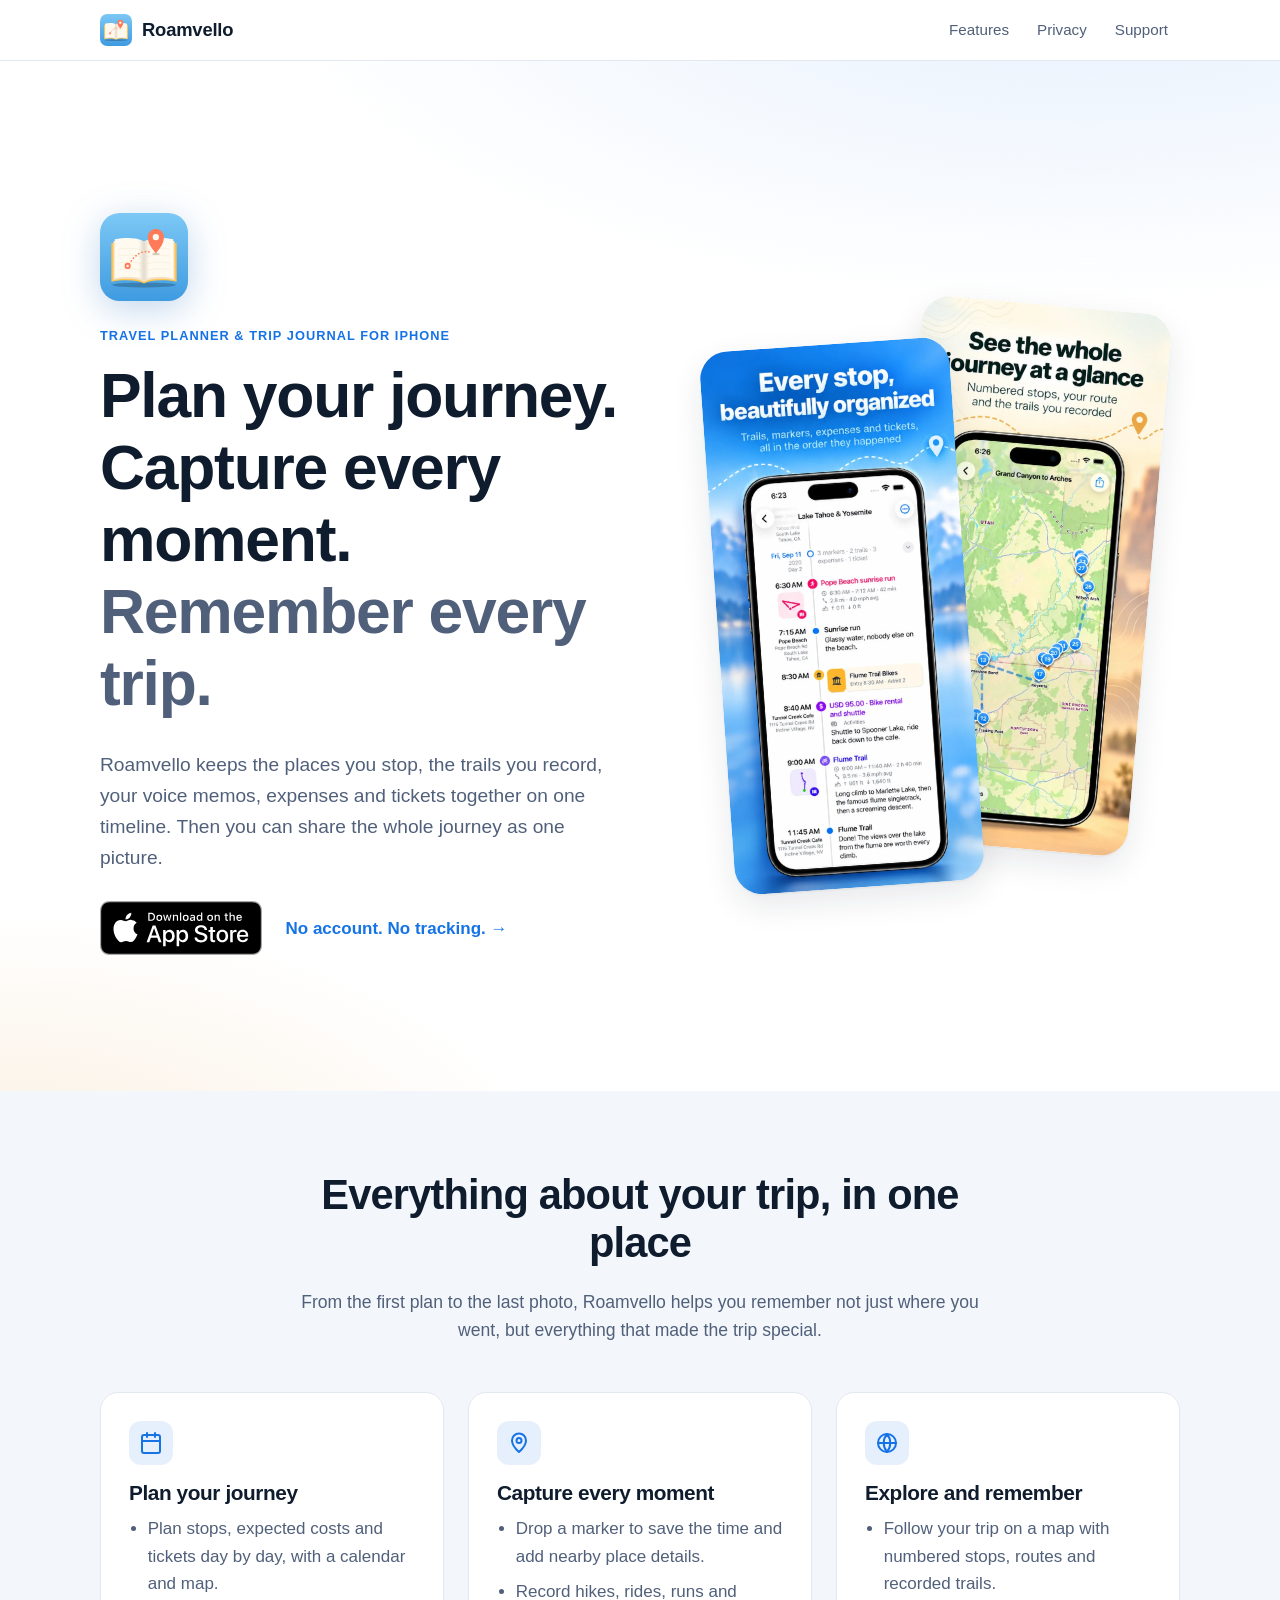
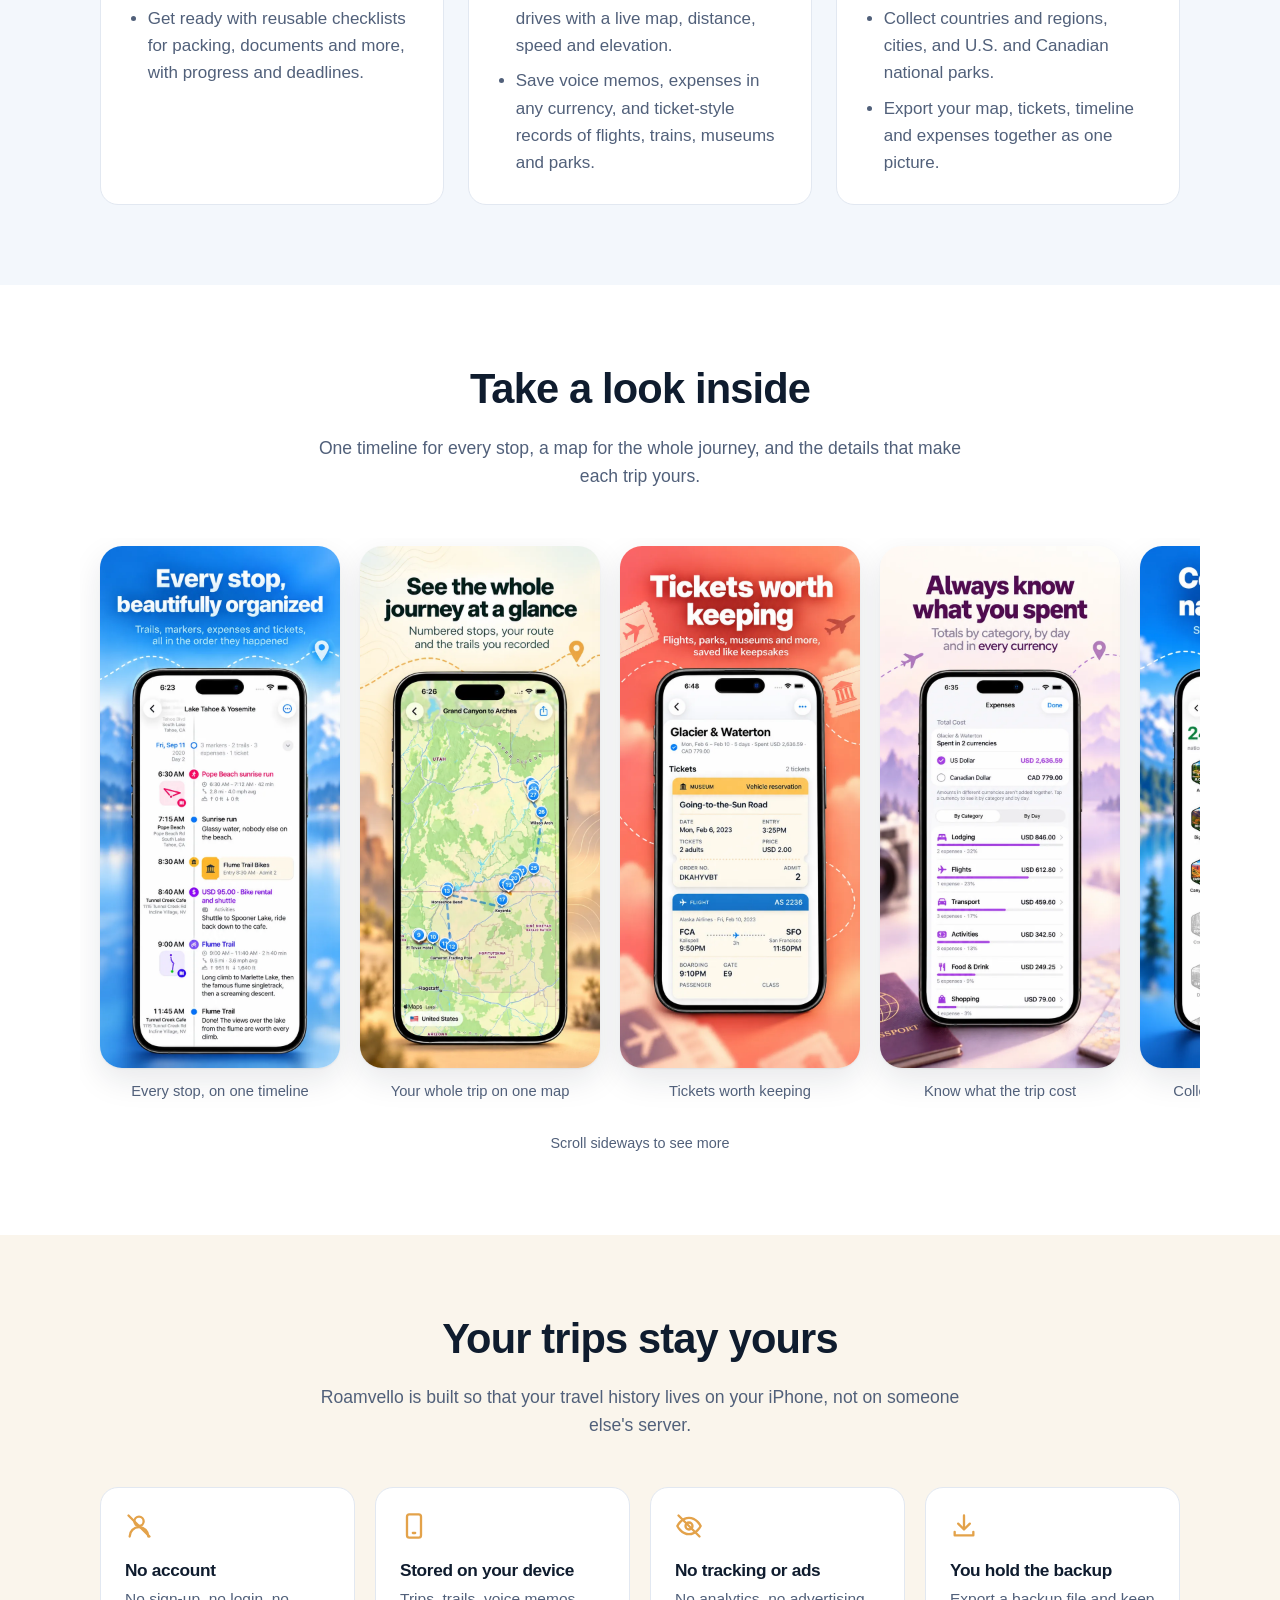
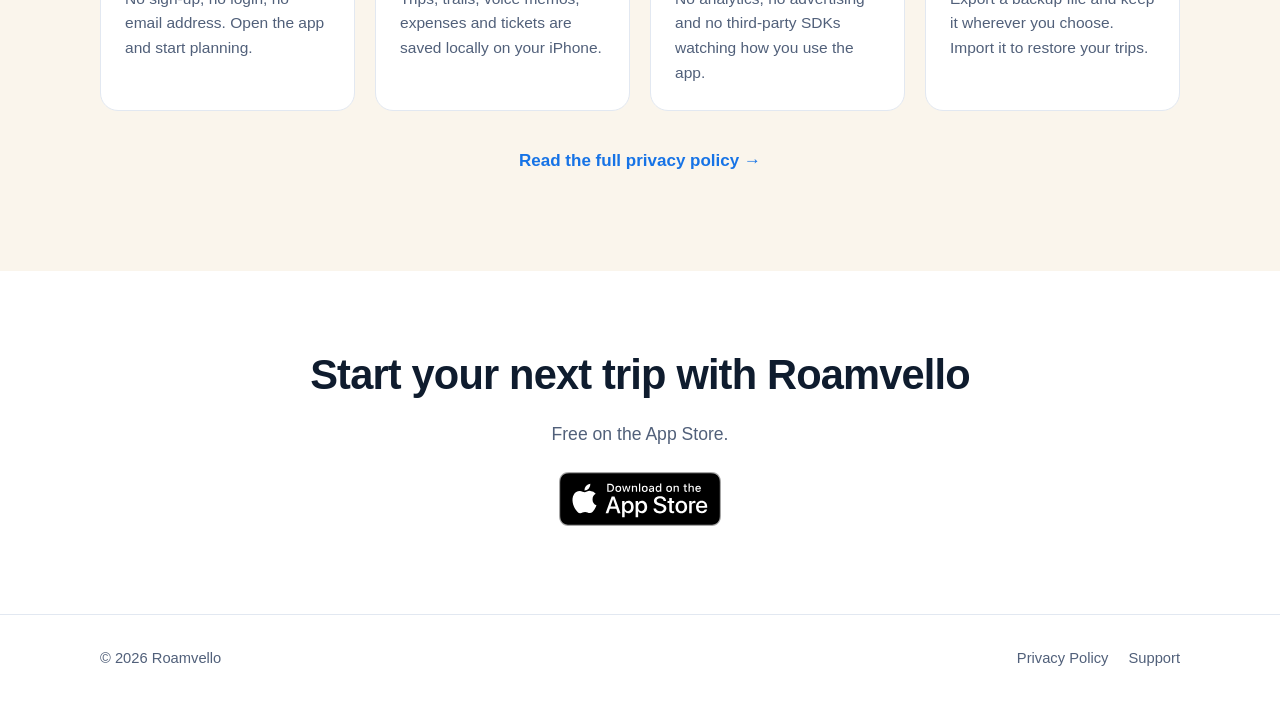
<file: index.html>
<!doctype html>
<html lang="en">
<head>
  <meta charset="utf-8">
  <meta name="viewport" content="width=device-width, initial-scale=1, viewport-fit=cover">
  <title>Roamvello — Travel Planner &amp; Trip Journal for iPhone</title>
  <meta name="description" content="Plan your trips, record every stop, track trails and expenses, save tickets and memories, and turn your entire journey into one beautiful picture. No account. Your trips stay on your iPhone.">
  <meta name="theme-color" content="#1673e6">
  <meta name="apple-itunes-app" content="app-id=6822123119">
  <link rel="canonical" href="https://roamvello.com/">
  <link rel="icon" href="assets/img/favicon.svg" type="image/svg+xml">
  <link rel="apple-touch-icon" href="assets/img/apple-touch-icon.png">
  <meta property="og:type" content="website">
  <meta property="og:site_name" content="Roamvello">
  <meta property="og:title" content="Roamvello — Plan your journey. Capture every moment. Remember every trip.">
  <meta property="og:description" content="A travel planner, trip tracker and journal that keeps places, trails, voice memos, expenses and tickets on one timeline.">
  <meta property="og:url" content="https://roamvello.com/">
  <meta property="og:image" content="https://roamvello.com/assets/img/icon-512.png">
  <link rel="stylesheet" href="assets/css/style.css?v=2">
</head>
<body>
  <a class="skip-link" href="#main">Skip to content</a>

  <header class="site-header">
    <div class="wrap">
      <a class="brand" href="./" aria-label="Roamvello home">
        <img src="assets/img/favicon.svg" alt="" width="32" height="32">
        Roamvello
      </a>
      <nav class="site-nav" aria-label="Main">
        <a href="#features">Features</a>
        <a href="privacy/">Privacy</a>
        <a href="support/">Support</a>
      </nav>
    </div>
  </header>

  <main id="main">
    <section class="hero" aria-labelledby="hero-title">
      <div class="wrap">
        <div>
          <img class="app-icon" src="assets/img/favicon.svg" alt="Roamvello app icon" width="88" height="88">
          <span class="eyebrow">Travel planner &amp; trip journal for iPhone</span>
          <h1 id="hero-title">
            <span>Plan your journey.</span>
            <span>Capture every moment.</span>
            <span class="muted">Remember every trip.</span>
          </h1>
          <p class="lede">Roamvello keeps the places you stop, the trails you record, your voice memos, expenses and tickets together on one timeline. Then you can share the whole journey as one picture.</p>
          <div class="hero-actions">
            <a class="store-badge" href="https://apps.apple.com/app/id6822123119" rel="noopener">
              <img src="assets/img/app-store-badge.svg" alt="Download on the App Store" width="162" height="54">
            </a>
            <a class="btn-link" href="#privacy">No account. No tracking. &rarr;</a>
          </div>
        </div>
        <div class="hero-art" aria-hidden="true">
          <img class="back" src="assets/img/02-trip-map.webp" alt="" width="720" height="1566" fetchpriority="high">
          <img class="front" src="assets/img/01-timeline.webp" alt="" width="720" height="1566" fetchpriority="high">
        </div>
      </div>
    </section>

    <section id="features" class="soft" aria-labelledby="features-title">
      <div class="wrap">
        <div class="section-head">
          <h2 id="features-title">Everything about your trip, in one place</h2>
          <p>From the first plan to the last photo, Roamvello helps you remember not just where you went, but everything that made the trip special.</p>
        </div>
        <div class="pillars">
          <article class="pillar">
            <div class="icon"><svg viewBox="0 0 24 24" fill="none" stroke="currentColor" stroke-width="2" stroke-linecap="round" stroke-linejoin="round" aria-hidden="true"><rect x="3" y="4" width="18" height="18" rx="2"/><path d="M16 2v4M8 2v4M3 10h18"/></svg></div>
            <h3>Plan your journey</h3>
            <ul>
              <li>Plan stops, expected costs and tickets day by day, with a calendar and map.</li>
              <li>Get ready with reusable checklists for packing, documents and more, with progress and deadlines.</li>
            </ul>
          </article>
          <article class="pillar">
            <div class="icon"><svg viewBox="0 0 24 24" fill="none" stroke="currentColor" stroke-width="2" stroke-linecap="round" stroke-linejoin="round" aria-hidden="true"><path d="M12 21s-7-6.2-7-11.5A7 7 0 0 1 19 9.5C19 14.8 12 21 12 21z"/><circle cx="12" cy="9.5" r="2.5"/></svg></div>
            <h3>Capture every moment</h3>
            <ul>
              <li>Drop a marker to save the time and add nearby place details.</li>
              <li>Record hikes, rides, runs and drives with a live map, distance, speed and elevation.</li>
              <li>Save voice memos, expenses in any currency, and ticket-style records of flights, trains, museums and parks.</li>
            </ul>
          </article>
          <article class="pillar">
            <div class="icon"><svg viewBox="0 0 24 24" fill="none" stroke="currentColor" stroke-width="2" stroke-linecap="round" stroke-linejoin="round" aria-hidden="true"><circle cx="12" cy="12" r="9"/><path d="M3 12h18M12 3a14 14 0 0 1 0 18M12 3a14 14 0 0 0 0 18"/></svg></div>
            <h3>Explore and remember</h3>
            <ul>
              <li>Follow your trip on a map with numbered stops, routes and recorded trails.</li>
              <li>Collect countries and regions, cities, and U.S. and Canadian national parks.</li>
              <li>Export your map, tickets, timeline and expenses together as one picture.</li>
            </ul>
          </article>
        </div>
      </div>
    </section>

    <section aria-labelledby="tour-title">
      <div class="wrap">
        <div class="section-head">
          <h2 id="tour-title">Take a look inside</h2>
          <p>One timeline for every stop, a map for the whole journey, and the details that make each trip yours.</p>
        </div>
        <div class="gallery" tabindex="0" aria-label="App screenshots">
          <figure>
            <img src="assets/img/01-timeline.webp" width="720" height="1566" loading="lazy" alt="Trip timeline showing a sunrise run, a place marker, a bike-rental ticket, an expense and a recorded trail in time order.">
            <figcaption>Every stop, on one timeline</figcaption>
          </figure>
          <figure>
            <img src="assets/img/02-trip-map.webp" width="720" height="1566" loading="lazy" alt="Trip map with numbered stops and a dashed route from the Grand Canyon to Arches.">
            <figcaption>Your whole trip on one map</figcaption>
          </figure>
          <figure>
            <img src="assets/img/03-tickets.webp" width="720" height="1566" loading="lazy" alt="Ticket-style records for a museum entry and a flight, laid out like paper stubs.">
            <figcaption>Tickets worth keeping</figcaption>
          </figure>
          <figure>
            <img src="assets/img/04-expenses.webp" width="720" height="1566" loading="lazy" alt="Trip expenses broken down by category, with totals in two currencies.">
            <figcaption>Know what the trip cost</figcaption>
          </figure>
          <figure>
            <img src="assets/img/05-national-parks.webp" width="720" height="1566" loading="lazy" alt="Grid of national park badges, with visited parks shown in color.">
            <figcaption>Collect every national park</figcaption>
          </figure>
          <figure>
            <img src="assets/img/06-travel-gallery.webp" width="720" height="1566" loading="lazy" alt="Travel collections listing visited countries and regions, national parks and cities.">
            <figcaption>Countries, cities and parks</figcaption>
          </figure>
          <figure>
            <img src="assets/img/07-world-map.webp" width="720" height="1566" loading="lazy" alt="World map with flags marking every country visited.">
            <figcaption>See everywhere you've been</figcaption>
          </figure>
          <figure>
            <img src="assets/img/08-checklist.webp" width="720" height="1566" loading="lazy" alt="Checklists for packing, documents and groceries with progress and due dates.">
            <figcaption>Get ready with a checklist</figcaption>
          </figure>
        </div>
        <p class="gallery-hint">Scroll sideways to see more</p>
      </div>
    </section>

    <section id="privacy" class="sand" aria-labelledby="privacy-title">
      <div class="wrap">
        <div class="section-head">
          <h2 id="privacy-title">Your trips stay yours</h2>
          <p>Roamvello is built so that your travel history lives on your iPhone, not on someone else's server.</p>
        </div>
        <div class="privacy-grid">
          <div class="privacy-card">
            <svg viewBox="0 0 24 24" fill="none" stroke="currentColor" stroke-width="2" stroke-linecap="round" stroke-linejoin="round" aria-hidden="true"><circle cx="12" cy="8" r="4"/><path d="M4 21a8 8 0 0 1 16 0"/><path d="M3 3l18 18"/></svg>
            <h3>No account</h3>
            <p>No sign-up, no login, no email address. Open the app and start planning.</p>
          </div>
          <div class="privacy-card">
            <svg viewBox="0 0 24 24" fill="none" stroke="currentColor" stroke-width="2" stroke-linecap="round" stroke-linejoin="round" aria-hidden="true"><rect x="6" y="2" width="12" height="20" rx="2"/><path d="M11 18h2"/></svg>
            <h3>Stored on your device</h3>
            <p>Trips, trails, voice memos, expenses and tickets are saved locally on your iPhone.</p>
          </div>
          <div class="privacy-card">
            <svg viewBox="0 0 24 24" fill="none" stroke="currentColor" stroke-width="2" stroke-linecap="round" stroke-linejoin="round" aria-hidden="true"><path d="M2 12s3.5-7 10-7 10 7 10 7-3.5 7-10 7S2 12 2 12z"/><circle cx="12" cy="12" r="3"/><path d="M3 3l18 18"/></svg>
            <h3>No tracking or ads</h3>
            <p>No analytics, no advertising and no third-party SDKs watching how you use the app.</p>
          </div>
          <div class="privacy-card">
            <svg viewBox="0 0 24 24" fill="none" stroke="currentColor" stroke-width="2" stroke-linecap="round" stroke-linejoin="round" aria-hidden="true"><path d="M12 3v12M7 10l5 5 5-5"/><path d="M4 17v3h16v-3"/></svg>
            <h3>You hold the backup</h3>
            <p>Export a backup file and keep it wherever you choose. Import it to restore your trips.</p>
          </div>
        </div>
        <p class="center"><a class="btn-link" href="privacy/">Read the full privacy policy &rarr;</a></p>
      </div>
    </section>

    <section class="download" aria-labelledby="download-title">
      <div class="wrap">
        <h2 id="download-title">Start your next trip with Roamvello</h2>
        <p>Free on the App Store.</p>
        <a class="store-badge" href="https://apps.apple.com/app/id6822123119" rel="noopener">
          <img src="assets/img/app-store-badge.svg" alt="Download on the App Store" width="162" height="54">
        </a>
      </div>
    </section>
  </main>

  <footer class="site-footer">
    <div class="wrap">
      <span>&copy; 2026 Roamvello</span>
      <nav aria-label="Footer">
        <a href="privacy/">Privacy Policy</a>
        <a href="support/">Support</a>
      </nav>
    </div>
  </footer>
</body>
</html>
</file>
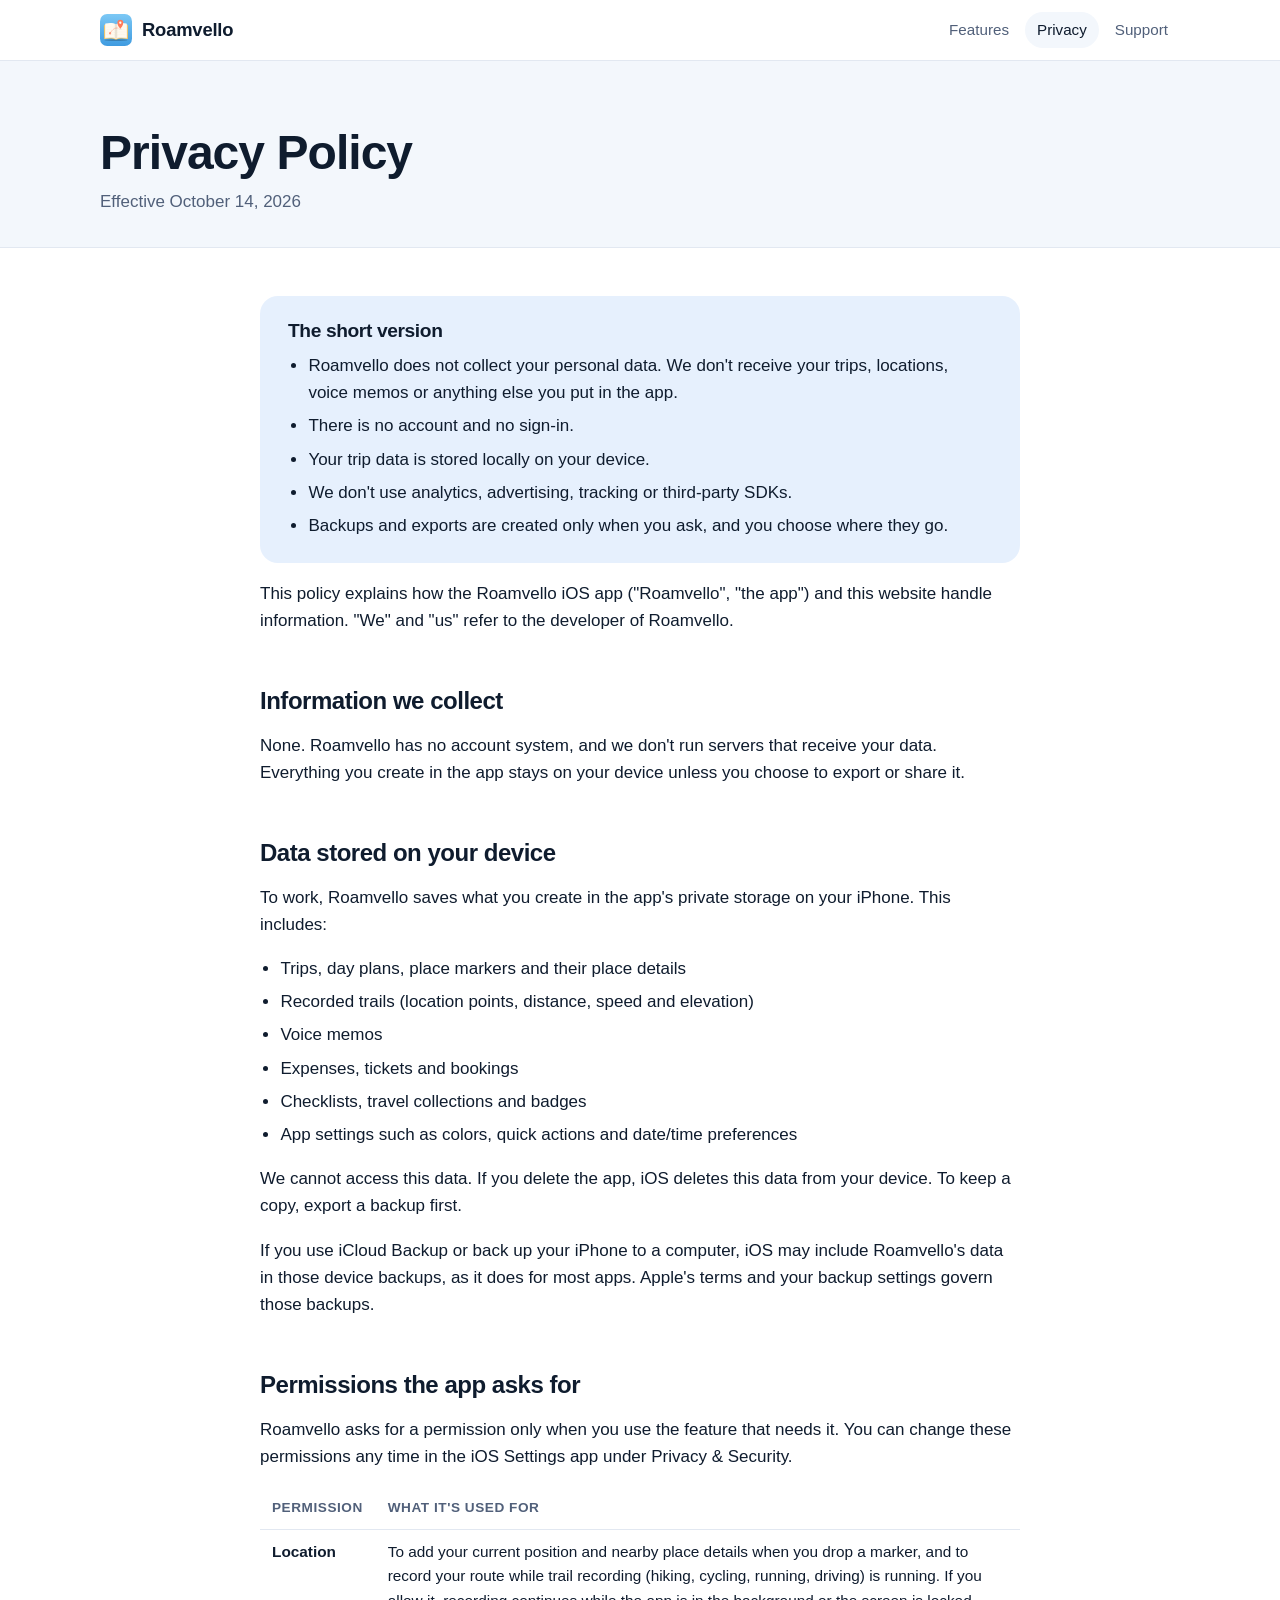
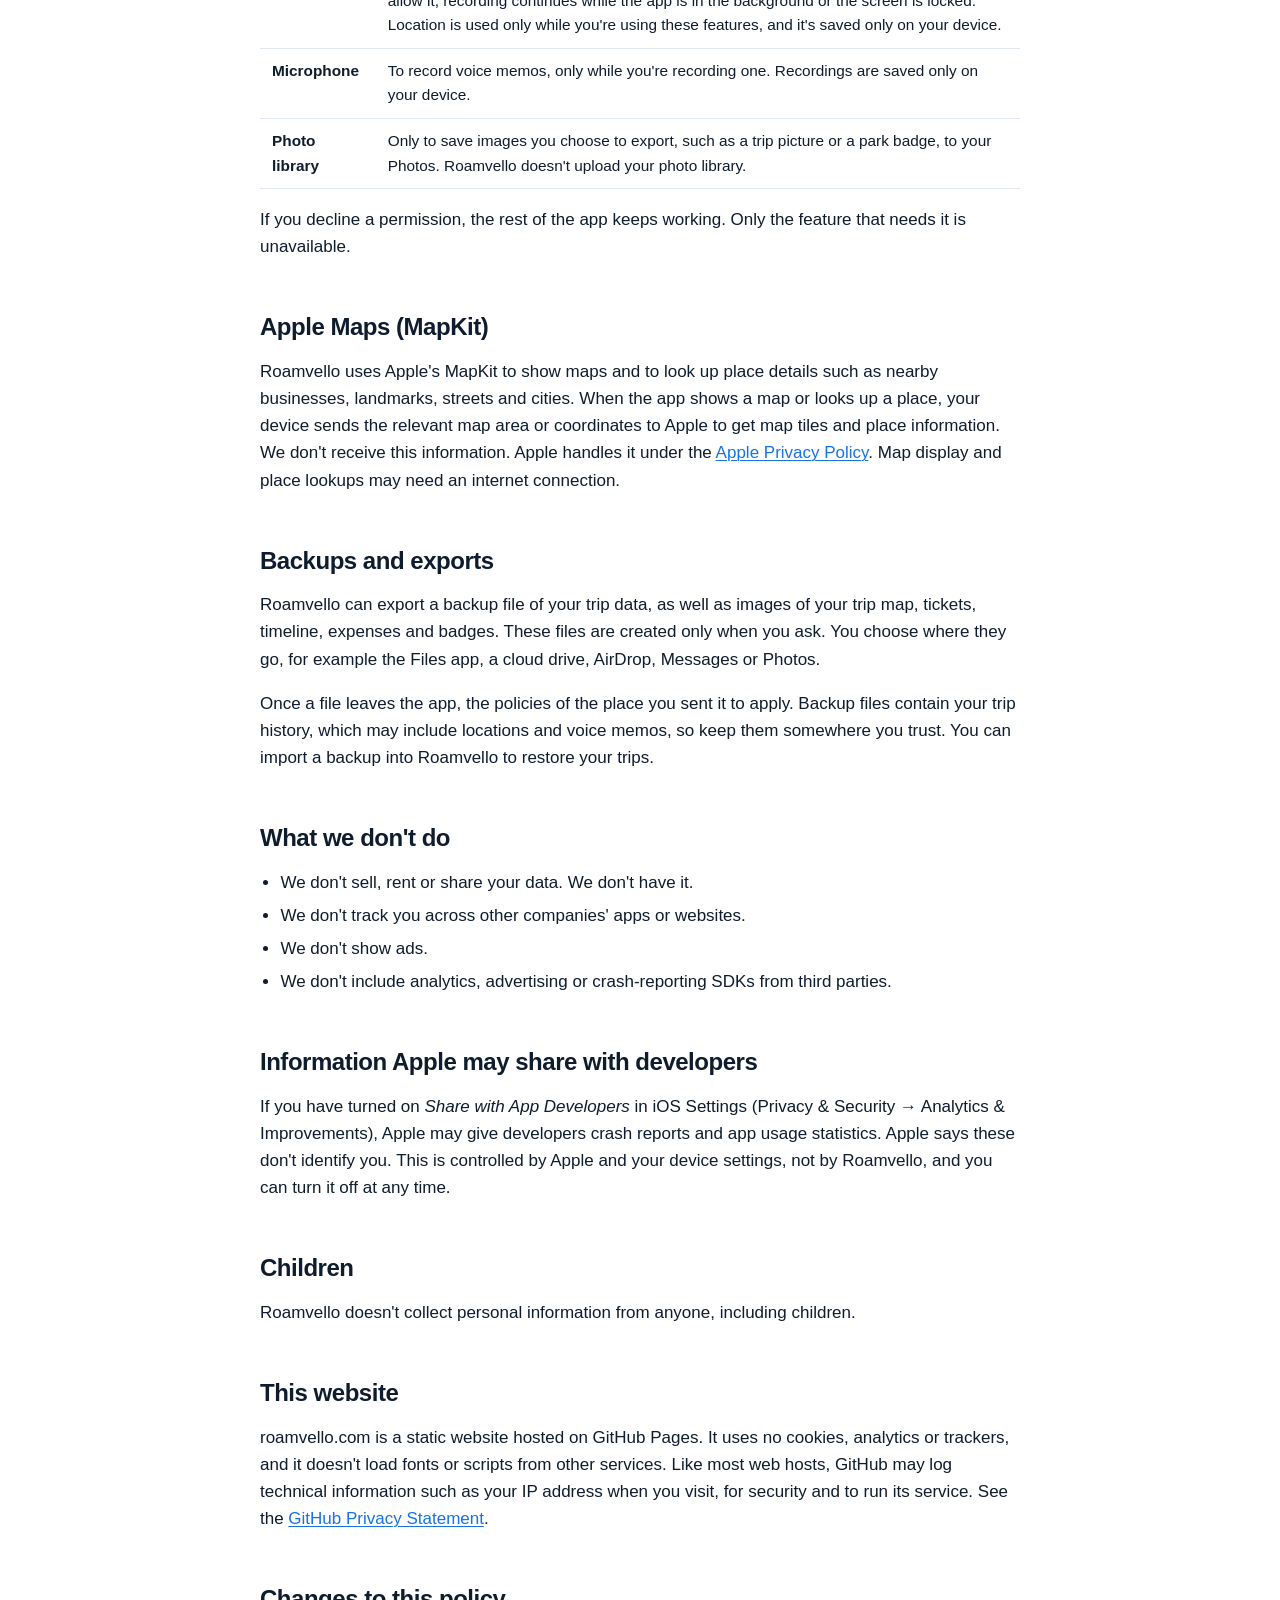
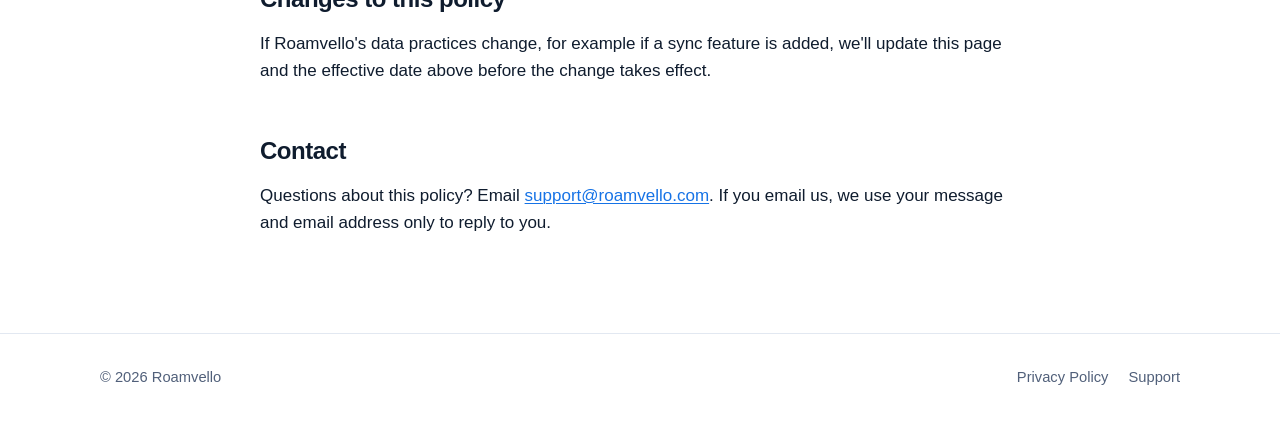
<file: privacy/index.html>
<!doctype html>
<html lang="en">
<head>
  <meta charset="utf-8">
  <meta name="viewport" content="width=device-width, initial-scale=1, viewport-fit=cover">
  <title>Privacy Policy — Roamvello</title>
  <meta name="description" content="Roamvello does not collect your personal data. No account, no analytics, no ads. Your trips are stored on your iPhone.">
  <meta name="theme-color" content="#1673e6">
  <meta name="apple-itunes-app" content="app-id=6822123119">
  <link rel="canonical" href="https://roamvello.com/privacy/">
  <link rel="icon" href="../assets/img/favicon.svg" type="image/svg+xml">
  <link rel="apple-touch-icon" href="../assets/img/apple-touch-icon.png">
  <link rel="stylesheet" href="../assets/css/style.css?v=2">
</head>
<body>
  <a class="skip-link" href="#main">Skip to content</a>

  <header class="site-header">
    <div class="wrap">
      <a class="brand" href="../" aria-label="Roamvello home">
        <img src="../assets/img/favicon.svg" alt="" width="32" height="32">
        Roamvello
      </a>
      <nav class="site-nav" aria-label="Main">
        <a href="../#features">Features</a>
        <a href="./" aria-current="page">Privacy</a>
        <a href="../support/">Support</a>
      </nav>
    </div>
  </header>

  <main id="main">
    <div class="page-head">
      <div class="wrap">
        <h1>Privacy Policy</h1>
        <p>Effective October 14, 2026</p>
      </div>
    </div>

    <div class="wrap">
      <article class="prose">
        <div class="summary-box">
          <h2>The short version</h2>
          <ul>
            <li>Roamvello does not collect your personal data. We don't receive your trips, locations, voice memos or anything else you put in the app.</li>
            <li>There is no account and no sign-in.</li>
            <li>Your trip data is stored locally on your device.</li>
            <li>We don't use analytics, advertising, tracking or third-party SDKs.</li>
            <li>Backups and exports are created only when you ask, and you choose where they go.</li>
          </ul>
        </div>

        <p>This policy explains how the Roamvello iOS app ("Roamvello", "the app") and this website handle information. "We" and "us" refer to the developer of Roamvello.</p>

        <h2>Information we collect</h2>
        <p>None. Roamvello has no account system, and we don't run servers that receive your data. Everything you create in the app stays on your device unless you choose to export or share it.</p>

        <h2>Data stored on your device</h2>
        <p>To work, Roamvello saves what you create in the app's private storage on your iPhone. This includes:</p>
        <ul>
          <li>Trips, day plans, place markers and their place details</li>
          <li>Recorded trails (location points, distance, speed and elevation)</li>
          <li>Voice memos</li>
          <li>Expenses, tickets and bookings</li>
          <li>Checklists, travel collections and badges</li>
          <li>App settings such as colors, quick actions and date/time preferences</li>
        </ul>
        <p>We cannot access this data. If you delete the app, iOS deletes this data from your device. To keep a copy, export a backup first.</p>
        <p>If you use iCloud Backup or back up your iPhone to a computer, iOS may include Roamvello's data in those device backups, as it does for most apps. Apple's terms and your backup settings govern those backups.</p>

        <h2>Permissions the app asks for</h2>
        <p>Roamvello asks for a permission only when you use the feature that needs it. You can change these permissions any time in the iOS Settings app under Privacy &amp; Security.</p>
        <div class="table-scroll">
          <table>
            <thead>
              <tr><th>Permission</th><th>What it's used for</th></tr>
            </thead>
            <tbody>
              <tr>
                <td><strong>Location</strong></td>
                <td>To add your current position and nearby place details when you drop a marker, and to record your route while trail recording (hiking, cycling, running, driving) is running. If you allow it, recording continues while the app is in the background or the screen is locked. Location is used only while you're using these features, and it's saved only on your device.</td>
              </tr>
              <tr>
                <td><strong>Microphone</strong></td>
                <td>To record voice memos, only while you're recording one. Recordings are saved only on your device.</td>
              </tr>
              <tr>
                <td><strong>Photo library</strong></td>
                <td>Only to save images you choose to export, such as a trip picture or a park badge, to your Photos. Roamvello doesn't upload your photo library.</td>
              </tr>
            </tbody>
          </table>
        </div>
        <p>If you decline a permission, the rest of the app keeps working. Only the feature that needs it is unavailable.</p>

        <h2>Apple Maps (MapKit)</h2>
        <p>Roamvello uses Apple's MapKit to show maps and to look up place details such as nearby businesses, landmarks, streets and cities. When the app shows a map or looks up a place, your device sends the relevant map area or coordinates to Apple to get map tiles and place information. We don't receive this information. Apple handles it under the <a href="https://www.apple.com/legal/privacy/" rel="noopener">Apple Privacy Policy</a>. Map display and place lookups may need an internet connection.</p>

        <h2>Backups and exports</h2>
        <p>Roamvello can export a backup file of your trip data, as well as images of your trip map, tickets, timeline, expenses and badges. These files are created only when you ask. You choose where they go, for example the Files app, a cloud drive, AirDrop, Messages or Photos.</p>
        <p>Once a file leaves the app, the policies of the place you sent it to apply. Backup files contain your trip history, which may include locations and voice memos, so keep them somewhere you trust. You can import a backup into Roamvello to restore your trips.</p>

        <h2>What we don't do</h2>
        <ul>
          <li>We don't sell, rent or share your data. We don't have it.</li>
          <li>We don't track you across other companies' apps or websites.</li>
          <li>We don't show ads.</li>
          <li>We don't include analytics, advertising or crash-reporting SDKs from third parties.</li>
        </ul>

        <h2>Information Apple may share with developers</h2>
        <p>If you have turned on <em>Share with App Developers</em> in iOS Settings (Privacy &amp; Security &rarr; Analytics &amp; Improvements), Apple may give developers crash reports and app usage statistics. Apple says these don't identify you. This is controlled by Apple and your device settings, not by Roamvello, and you can turn it off at any time.</p>

        <h2>Children</h2>
        <p>Roamvello doesn't collect personal information from anyone, including children.</p>

        <h2>This website</h2>
        <p>roamvello.com is a static website hosted on GitHub Pages. It uses no cookies, analytics or trackers, and it doesn't load fonts or scripts from other services. Like most web hosts, GitHub may log technical information such as your IP address when you visit, for security and to run its service. See the <a href="https://docs.github.com/en/site-policy/privacy-policies/github-general-privacy-statement" rel="noopener">GitHub Privacy Statement</a>.</p>

        <h2>Changes to this policy</h2>
        <p>If Roamvello's data practices change, for example if a sync feature is added, we'll update this page and the effective date above before the change takes effect.</p>

        <h2>Contact</h2>
        <p>Questions about this policy? Email <a href="mailto:support@roamvello.com">support@roamvello.com</a>. If you email us, we use your message and email address only to reply to you.</p>
      </article>
    </div>
  </main>

  <footer class="site-footer">
    <div class="wrap">
      <span>&copy; 2026 Roamvello</span>
      <nav aria-label="Footer">
        <a href="./">Privacy Policy</a>
        <a href="../support/">Support</a>
      </nav>
    </div>
  </footer>
</body>
</html>
</file>
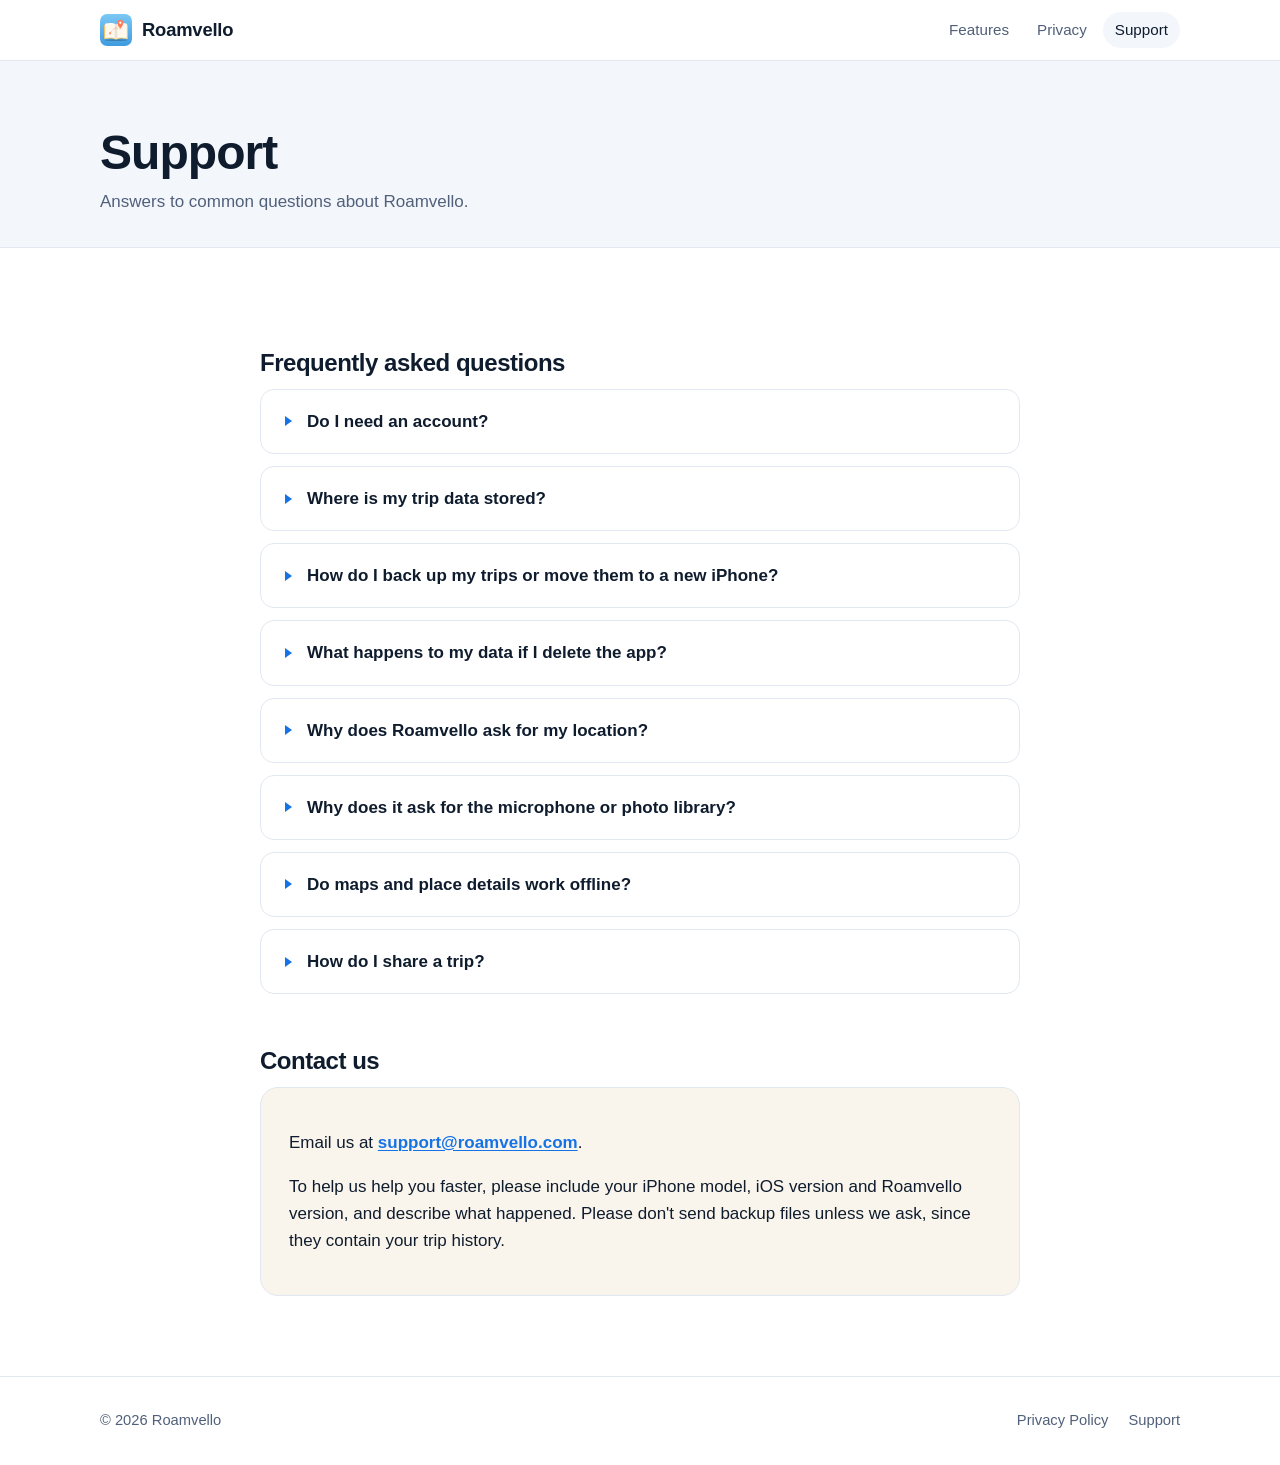
<file: support/index.html>
<!doctype html>
<html lang="en">
<head>
  <meta charset="utf-8">
  <meta name="viewport" content="width=device-width, initial-scale=1, viewport-fit=cover">
  <title>Support — Roamvello</title>
  <meta name="description" content="Help with Roamvello: backups, permissions, trail recording and contact information.">
  <meta name="theme-color" content="#1673e6">
  <meta name="apple-itunes-app" content="app-id=6822123119">
  <link rel="canonical" href="https://roamvello.com/support/">
  <link rel="icon" href="../assets/img/favicon.svg" type="image/svg+xml">
  <link rel="apple-touch-icon" href="../assets/img/apple-touch-icon.png">
  <link rel="stylesheet" href="../assets/css/style.css?v=2">
</head>
<body>
  <a class="skip-link" href="#main">Skip to content</a>

  <header class="site-header">
    <div class="wrap">
      <a class="brand" href="../" aria-label="Roamvello home">
        <img src="../assets/img/favicon.svg" alt="" width="32" height="32">
        Roamvello
      </a>
      <nav class="site-nav" aria-label="Main">
        <a href="../#features">Features</a>
        <a href="../privacy/">Privacy</a>
        <a href="./" aria-current="page">Support</a>
      </nav>
    </div>
  </header>

  <main id="main">
    <div class="page-head">
      <div class="wrap">
        <h1>Support</h1>
        <p>Answers to common questions about Roamvello.</p>
      </div>
    </div>

    <div class="wrap">
      <article class="prose">
        <h2>Frequently asked questions</h2>
        <div class="faq">
          <details>
            <summary>Do I need an account?</summary>
            <p>No. Roamvello has no sign-up or login. Install it and start planning.</p>
          </details>
          <details>
            <summary>Where is my trip data stored?</summary>
            <p>On your device. Your trips, trails, voice memos, expenses and tickets are saved locally and never sent to us. See the <a href="../privacy/">Privacy Policy</a> for details.</p>
          </details>
          <details>
            <summary>How do I back up my trips or move them to a new iPhone?</summary>
            <p>Use Roamvello's backup export to create a backup file, then save it anywhere you like, such as the Files app, a cloud drive or AirDrop. On the other device, install Roamvello and import that file. Because your data isn't stored on our servers, a backup file is how you keep a copy.</p>
          </details>
          <details>
            <summary>What happens to my data if I delete the app?</summary>
            <p>iOS deletes Roamvello's data from your device when you delete the app. Export a backup first if you want to keep your trips.</p>
          </details>
          <details>
            <summary>Why does Roamvello ask for my location?</summary>
            <p>To add place details when you drop a marker, and to record your route during trail recording. To keep recording while the screen is locked or you switch apps, allow location access when asked. You can change this any time in Settings &rarr; Privacy &amp; Security &rarr; Location Services &rarr; Roamvello.</p>
          </details>
          <details>
            <summary>Why does it ask for the microphone or photo library?</summary>
            <p>The microphone is used only to record voice memos. Photo library access is used only to save images you export, such as a trip picture or a park badge, to Photos.</p>
          </details>
          <details>
            <summary>Do maps and place details work offline?</summary>
            <p>Maps and place details come from Apple Maps and may need an internet connection. Your trips and entries are stored on your device, so you can still view and edit them offline.</p>
          </details>
          <details>
            <summary>How do I share a trip?</summary>
            <p>Roamvello can export your trip map, tickets, timeline and expenses together as one picture, or you can share individual views and park badges. Exports are created only when you choose to share.</p>
          </details>
        </div>

        <h2>Contact us</h2>
        <div class="contact-card">
          <p>Email us at <a href="mailto:support@roamvello.com"><strong>support@roamvello.com</strong></a>.</p>
          <p>To help us help you faster, please include your iPhone model, iOS version and Roamvello version, and describe what happened. Please don't send backup files unless we ask, since they contain your trip history.</p>
        </div>
      </article>
    </div>
  </main>

  <footer class="site-footer">
    <div class="wrap">
      <span>&copy; 2026 Roamvello</span>
      <nav aria-label="Footer">
        <a href="../privacy/">Privacy Policy</a>
        <a href="./">Support</a>
      </nav>
    </div>
  </footer>
</body>
</html>
</file>
<file: assets/css/style.css>
/* Roamvello — shared styles */

:root {
  --bg: #ffffff;
  --bg-soft: #f3f7fc;
  --bg-sand: #faf5ec;
  --surface: #ffffff;
  --text: #0f1c2e;
  --text-muted: #51607a;
  --border: #e2e8f1;
  --accent: #1673e6;
  --accent-strong: #0b5cc4;
  --accent-soft: #e6f0fd;
  --sand: #e3a24a;
  --shadow: 0 1px 2px rgba(15, 28, 46, 0.06), 0 12px 32px rgba(15, 28, 46, 0.10);
  --radius: 18px;
  --max: 1120px;
  color-scheme: light;
}

@media (prefers-color-scheme: dark) {
  :root {
    --bg: #0b1220;
    --bg-soft: #101a2c;
    --bg-sand: #16181c;
    --surface: #131e32;
    --text: #e8eef8;
    --text-muted: #9aa9c2;
    --border: #22304a;
    --accent: #5aa2ff;
    --accent-strong: #84baff;
    --accent-soft: #15284a;
    --sand: #f0b867;
    --shadow: 0 1px 2px rgba(0, 0, 0, 0.3), 0 12px 32px rgba(0, 0, 0, 0.35);
    color-scheme: dark;
  }
}

*, *::before, *::after { box-sizing: border-box; }

html { -webkit-text-size-adjust: 100%; scroll-behavior: smooth; }

body {
  margin: 0;
  background: var(--bg);
  color: var(--text);
  font: 17px/1.6 -apple-system, BlinkMacSystemFont, "SF Pro Text", "Segoe UI", Roboto, "Helvetica Neue", Arial, sans-serif;
  -webkit-font-smoothing: antialiased;
}

img { max-width: 100%; height: auto; display: block; }

a { color: var(--accent); text-decoration-thickness: 1px; text-underline-offset: 2px; }
a:hover { color: var(--accent-strong); }

h1, h2, h3 {
  font-family: -apple-system, BlinkMacSystemFont, "SF Pro Display", "Segoe UI", Roboto, "Helvetica Neue", Arial, sans-serif;
  line-height: 1.15;
  letter-spacing: -0.02em;
  margin: 0 0 0.5em;
}

.wrap { max-width: var(--max); margin: 0 auto; padding-inline: 20px; }

.skip-link {
  position: absolute; left: -9999px; top: 8px;
  background: var(--accent); color: #fff; padding: 8px 14px; border-radius: 8px; z-index: 100;
}
.skip-link:focus { left: 8px; }

/* Header */
.site-header {
  position: sticky; top: 0; z-index: 50;
  background: color-mix(in srgb, var(--bg) 85%, transparent);
  backdrop-filter: saturate(180%) blur(14px);
  -webkit-backdrop-filter: saturate(180%) blur(14px);
  border-bottom: 1px solid var(--border);
}
.site-header .wrap {
  display: flex; align-items: center; justify-content: space-between; gap: 16px;
  min-height: 60px;
}
.brand {
  display: inline-flex; align-items: center; gap: 10px;
  color: var(--text); text-decoration: none; font-weight: 700; font-size: 1.15rem; letter-spacing: -0.01em;
}
.brand:hover { color: var(--text); }
.brand svg { width: 32px; height: 32px; flex: none; }
.site-nav { display: flex; gap: 4px; flex-wrap: wrap; }
.site-nav a {
  color: var(--text-muted); text-decoration: none; font-size: 0.95rem; font-weight: 500;
  padding: 6px 12px; border-radius: 999px;
}
.site-nav a:hover, .site-nav a[aria-current="page"] { color: var(--text); background: var(--bg-soft); }

/* Buttons / badges */
.store-badge { display: inline-block; line-height: 0; }
.store-badge img { height: 54px; width: auto; }
.btn-link {
  display: inline-flex; align-items: center; gap: 6px;
  font-weight: 600; text-decoration: none;
}

/* Hero */
.hero {
  background:
    radial-gradient(1200px 500px at 85% -10%, var(--accent-soft), transparent 70%),
    radial-gradient(800px 400px at 0% 110%, color-mix(in srgb, var(--sand) 18%, transparent), transparent 70%);
  overflow: hidden;
}
.hero .wrap {
  display: grid; grid-template-columns: 1.05fr 1fr; gap: 48px; align-items: center;
  padding-block: 72px 56px;
}
.app-icon {
  width: 88px; height: 88px; margin-bottom: 20px;
  filter: drop-shadow(0 8px 18px rgba(31, 110, 190, 0.28));
}
.eyebrow {
  display: inline-block; font-size: 0.8rem; font-weight: 700; letter-spacing: 0.08em; text-transform: uppercase;
  color: var(--accent); margin-bottom: 14px;
}
.hero h1 { font-size: clamp(2.3rem, 5.2vw, 3.9rem); font-weight: 800; }
.hero h1 span { display: block; }
.hero h1 .muted { color: var(--text-muted); }
.hero .lede { font-size: 1.2rem; color: var(--text-muted); max-width: 34em; margin: 0 0 28px; }
.hero-actions { display: flex; flex-wrap: wrap; gap: 16px 24px; align-items: center; }
.hero-art { position: relative; height: 560px; }
.hero-art img {
  position: absolute; width: 250px; border-radius: 28px; box-shadow: var(--shadow);
}
.hero-art .back { right: 6%; top: 0; transform: rotate(5deg); }
.hero-art .front { left: 8%; top: 40px; transform: rotate(-4deg); }

/* Sections */
section { padding-block: 80px; }
.section-head { max-width: 680px; margin: 0 auto 48px; text-align: center; }
.section-head h2 { font-size: clamp(1.8rem, 3.6vw, 2.6rem); font-weight: 800; }
.section-head p { color: var(--text-muted); font-size: 1.1rem; margin: 0; }
.soft { background: var(--bg-soft); }
.sand { background: var(--bg-sand); }

/* Pillars */
.pillars { display: grid; grid-template-columns: repeat(3, 1fr); gap: 24px; }
.pillar {
  background: var(--surface); border: 1px solid var(--border); border-radius: var(--radius);
  padding: 28px;
}
.pillar .icon {
  width: 44px; height: 44px; border-radius: 12px; display: grid; place-items: center;
  background: var(--accent-soft); color: var(--accent); margin-bottom: 16px;
}
.pillar .icon svg { width: 24px; height: 24px; }
.pillar h3 { font-size: 1.3rem; }
.pillar ul { margin: 0; padding-left: 1.1em; color: var(--text-muted); }
.pillar li + li { margin-top: 8px; }

/* Gallery */
.gallery {
  display: grid; grid-auto-flow: column; grid-auto-columns: 240px; gap: 20px;
  overflow-x: auto; scroll-snap-type: x mandatory;
  padding: 8px 20px 24px; margin-inline: -20px;
  scrollbar-width: thin;
}
.gallery figure { margin: 0; scroll-snap-align: center; }
.gallery img { border-radius: 22px; box-shadow: var(--shadow); }
.gallery figcaption { font-size: 0.92rem; color: var(--text-muted); margin-top: 12px; text-align: center; }
.gallery-hint { text-align: center; color: var(--text-muted); font-size: 0.9rem; margin: 4px 0 0; }

/* Privacy highlights */
.privacy-grid { display: grid; grid-template-columns: repeat(4, 1fr); gap: 20px; }
.privacy-card {
  background: var(--surface); border: 1px solid var(--border); border-radius: var(--radius); padding: 24px;
}
.privacy-card svg { width: 28px; height: 28px; color: var(--sand); margin-bottom: 12px; }
.privacy-card h3 { font-size: 1.08rem; margin-bottom: 6px; }
.privacy-card p { margin: 0; color: var(--text-muted); font-size: 0.97rem; }
.center { text-align: center; margin-top: 36px; }

/* Download call to action */
.download { text-align: center; }
.download h2 { font-size: clamp(1.8rem, 3.6vw, 2.6rem); font-weight: 800; }
.download p { color: var(--text-muted); font-size: 1.1rem; margin: 0 0 24px; }

/* Long-form pages */
.page-head { padding-block: 64px 32px; background: var(--bg-soft); border-bottom: 1px solid var(--border); }
.page-head h1 { font-size: clamp(2rem, 4.5vw, 3rem); font-weight: 800; margin-bottom: 8px; }
.page-head p { color: var(--text-muted); margin: 0; }
.prose { max-width: 760px; margin: 0 auto; padding-block: 48px 80px; }
.prose h2 { font-size: 1.5rem; margin-top: 2.2em; }
.prose h3 { font-size: 1.15rem; margin-top: 1.6em; }
.prose p, .prose li { color: var(--text); }
.prose ul { padding-left: 1.2em; }
.prose li + li { margin-top: 6px; }
.summary-box {
  background: var(--accent-soft); border-radius: var(--radius); padding: 24px 28px; margin-bottom: 8px;
}
.summary-box h2 { margin-top: 0; font-size: 1.2rem; }
.summary-box ul { margin: 0; }
.table-scroll { overflow-x: auto; margin: 16px 0; }
.prose table { width: 100%; border-collapse: collapse; font-size: 0.96rem; min-width: 520px; }
.prose th, .prose td { text-align: left; vertical-align: top; padding: 10px 12px; border-bottom: 1px solid var(--border); }
.prose th { color: var(--text-muted); font-weight: 600; font-size: 0.85rem; text-transform: uppercase; letter-spacing: 0.04em; }

.faq details {
  border: 1px solid var(--border); border-radius: 14px; padding: 4px 20px; background: var(--surface);
}
.faq details + details { margin-top: 12px; }
.faq summary {
  cursor: pointer; font-weight: 600; padding: 14px 0 14px 26px;
  list-style: none; position: relative;
}
.faq summary::-webkit-details-marker { display: none; }
.faq summary::before {
  content: ""; position: absolute; left: 4px; top: calc(14px + 0.8em);
  border-style: solid; border-width: 5px 0 5px 7px;
  border-color: transparent transparent transparent var(--accent);
  transform: translateY(-50%); transition: transform 0.15s ease;
}
.faq details[open] summary::before { transform: translateY(-50%) rotate(90deg); }
.faq details p { margin-top: 0; padding-left: 26px; color: var(--text-muted); }
.contact-card {
  border: 1px solid var(--border); border-radius: var(--radius); padding: 24px 28px; background: var(--bg-sand);
}

/* Footer */
.site-footer { border-top: 1px solid var(--border); padding-block: 32px; color: var(--text-muted); font-size: 0.92rem; }
.site-footer .wrap { display: flex; flex-wrap: wrap; gap: 12px 24px; justify-content: space-between; align-items: center; }
.site-footer nav { display: flex; gap: 20px; flex-wrap: wrap; }
.site-footer a { color: var(--text-muted); text-decoration: none; }
.site-footer a:hover { color: var(--text); }

/* Responsive */
@media (max-width: 960px) {
  .privacy-grid { grid-template-columns: repeat(2, 1fr); }
}
@media (max-width: 860px) {
  .hero .wrap { grid-template-columns: 1fr; padding-block: 48px 24px; text-align: center; }
  .hero .lede { margin-inline: auto; }
  .app-icon { margin-inline: auto; width: 76px; height: 76px; }
  .hero-actions { justify-content: center; }
  .hero-art { height: 440px; max-width: 420px; width: 100%; margin: 0 auto; }
  .hero-art img { width: 200px; }
  .pillars { grid-template-columns: 1fr; }
}
@media (max-width: 520px) {
  section { padding-block: 56px; }
  .site-nav { flex-wrap: nowrap; gap: 0; }
  .site-nav a { padding: 6px 8px; font-size: 0.88rem; }
  .brand { font-size: 1.05rem; gap: 8px; }
  .brand img { width: 28px; height: 28px; }
  .hero-art { height: 380px; }
  .hero-art img { width: 170px; }
  .hero-art .front { left: 2%; }
  .hero-art .back { right: 2%; }
  .privacy-grid { grid-template-columns: 1fr; }
  .gallery { grid-auto-columns: 72%; }
}

@media (prefers-reduced-motion: reduce) {
  html { scroll-behavior: auto; }
}
</file>
